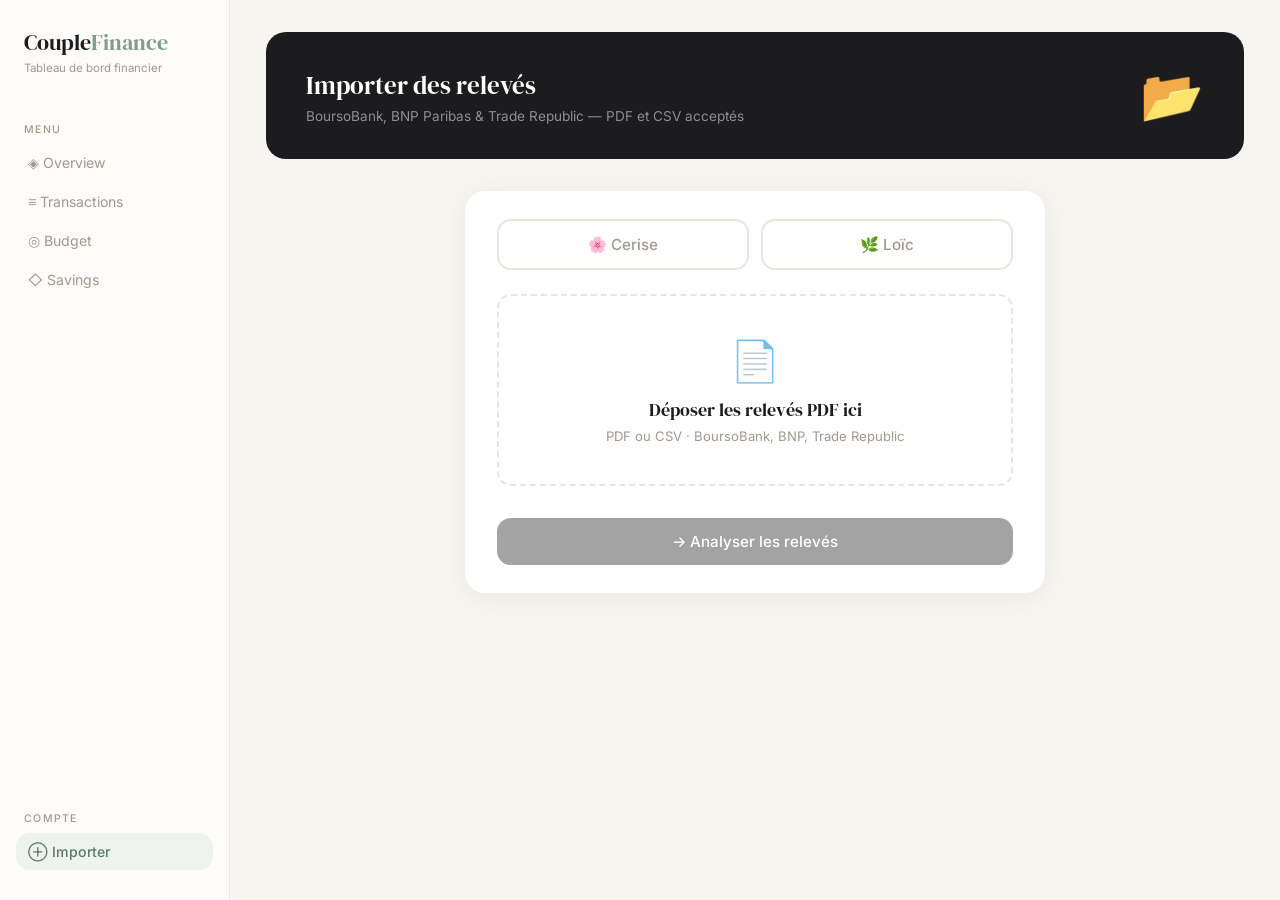
<file: templates/index.html>
<!DOCTYPE html>
<html lang="fr">
<head>
  <meta charset="UTF-8">
  <meta name="viewport" content="width=device-width, initial-scale=1.0">
  <title>CoupleFinance — Import</title>
  <link rel="preconnect" href="https://fonts.googleapis.com">
  <link rel="preconnect" href="https://fonts.gstatic.com" crossorigin>
  <link href="https://fonts.googleapis.com/css2?family=DM+Serif+Display&family=Inter:wght@300;400;500&display=swap" rel="stylesheet">
  <style>
    :root {
      --bg:        #F7F5F0;
      --white:     #FFFFFF;
      --dark:      #1C1C1E;
      --green:     #7C9E8A;
      --green-dim: #5A7A66;
      --green-lt:  #EEF3EF;
      --red:       #E07070;
      --border:    #EAE6DF;
      --muted:     #A0998E;
      --text:      #1C1C1E;
      --shadow:    0 4px 24px rgba(28,28,30,.06);
      --radius:    20px;
      --radius-sm: 14px;
    }

    * { box-sizing: border-box; margin: 0; padding: 0; }

    body {
      font-family: 'Inter', sans-serif;
      background: var(--bg);
      color: var(--text);
      min-height: 100vh;
      display: flex;
    }

    /* ── Sidebar ── */
    .sidebar {
      width: 230px;
      min-height: 100vh;
      background: #FDFCFA;
      border-right: 1px solid var(--border);
      display: flex;
      flex-direction: column;
      padding: 28px 16px;
      position: fixed;
      top: 0; left: 0; bottom: 0;
    }

    .logo { font-family: 'DM Serif Display', serif; font-size: 1.35rem; font-weight: 400; color: var(--dark); margin-bottom: 4px; padding: 0 8px; }
    .logo span { color: var(--green); }
    .logo-sub { font-size: .72rem; color: var(--muted); padding: 0 8px; margin-bottom: 32px; }
    .nav-section { font-size: .66rem; text-transform: uppercase; letter-spacing: .12em; color: var(--muted); padding: 0 8px; margin-bottom: 8px; margin-top: 16px; font-weight: 500; }

    .nav-item {
      display: flex; align-items: center; gap: 10px;
      padding: 10px 12px; border-radius: var(--radius-sm);
      font-size: .88rem; font-weight: 400; color: var(--muted);
      cursor: pointer; transition: all .18s; text-decoration: none; margin-bottom: 2px;
    }
    .nav-item:hover { background: var(--bg); color: var(--text); }
    .nav-item.active { background: var(--green-lt); color: var(--green-dim); font-weight: 500; }
    .nav-bottom { margin-top: auto; }

    /* ── Main ── */
    .main {
      margin-left: 230px;
      flex: 1;
      padding: 32px 36px;
      display: flex;
      flex-direction: column;
    }

    /* ── Hero ── */
    .hero {
      background: var(--dark);
      border-radius: var(--radius);
      padding: 32px 40px;
      margin-bottom: 32px;
      display: flex;
      align-items: center;
      justify-content: space-between;
    }

    .hero h1 { font-family: 'DM Serif Display', serif; font-size: 1.55rem; font-weight: 400; color: #fff; margin-bottom: 6px; }
    .hero p { font-size: .85rem; color: rgba(255,255,255,.5); }
    .hero-illo { font-size: 3.2rem; }

    /* ── Contenu centré ── */
    .content-wrap {
      max-width: 580px;
      margin: 0 auto;
      width: 100%;
    }

    /* ── Card ── */
    .card {
      background: var(--white);
      border-radius: var(--radius);
      padding: 28px 32px;
      box-shadow: var(--shadow);
    }

    /* ── Sélection personne ── */
    .person-grid {
      display: grid;
      grid-template-columns: 1fr 1fr;
      gap: 12px;
      margin-bottom: 24px;
    }

    .person-btn {
      padding: 14px;
      border: 2px solid var(--border);
      border-radius: var(--radius-sm);
      background: transparent;
      color: var(--muted);
      font-family: 'Inter', sans-serif;
      font-size: .95rem;
      font-weight: 500;
      cursor: pointer;
      transition: all .2s;
      display: flex;
      align-items: center;
      justify-content: center;
      gap: 8px;
    }

    .person-btn:hover { border-color: var(--green); color: var(--text); }
    .person-btn.active { border-color: var(--green); background: var(--green-lt); color: var(--green-dim); }

    /* ── Zone de drop ── */
    .drop-zone {
      border: 2px dashed var(--border);
      border-radius: var(--radius-sm);
      padding: 40px 24px;
      text-align: center;
      cursor: pointer;
      transition: all .25s;
      position: relative;
      margin-bottom: 16px;
    }

    .drop-zone:hover, .drop-zone.dragover { border-color: var(--green); background: var(--green-lt); }

    .drop-zone input[type="file"] {
      position: absolute; inset: 0; opacity: 0; cursor: pointer; width: 100%; height: 100%;
    }

    .drop-icon { font-size: 2.5rem; margin-bottom: 12px; }
    .drop-zone h3 { font-family: 'DM Serif Display', serif; font-size: 1.15rem; font-weight: 400; color: var(--text); margin-bottom: 6px; }
    .drop-zone p { font-size: .82rem; color: var(--muted); }

    /* ── Liste fichiers ── */
    #file-list { display: flex; flex-direction: column; gap: 8px; margin-bottom: 16px; }

    .file-item {
      display: flex; align-items: center; gap: 10px;
      padding: 10px 14px; background: var(--bg);
      border-radius: var(--radius-sm); font-size: .85rem;
    }

    .file-item .name { flex: 1; font-weight: 500; }
    .file-item .size { color: var(--muted); font-size: .78rem; }

    /* ── Bouton submit ── */
    .btn-submit {
      width: 100%; padding: 14px;
      background: var(--dark); color: #fff;
      border: none; border-radius: var(--radius-sm);
      font-family: 'Inter', sans-serif; font-size: .95rem; font-weight: 500;
      cursor: pointer; transition: background .2s;
      display: flex; align-items: center; justify-content: center; gap: 8px;
    }

    .btn-submit:hover:not(:disabled) { background: var(--green-dim); }
    .btn-submit:disabled { opacity: .4; cursor: not-allowed; }

    /* ── Erreur ── */
    .error-msg {
      padding: 10px 14px; background: #FDECEA;
      border: 1px solid #E9AEAE; border-radius: 10px;
      color: #8B3A3A; font-size: .82rem; margin-bottom: 12px; display: none;
    }

    /* ── Loader ── */
    .loader { display: none; flex-direction: column; align-items: center; gap: 10px; padding: 20px; color: var(--muted); font-size: .88rem; }
    .spinner { width: 32px; height: 32px; border: 3px solid var(--border); border-top-color: var(--green); border-radius: 50%; animation: spin .8s linear infinite; }
    @keyframes spin { to { transform: rotate(360deg); } }
  </style>
</head>
<body>

  <!-- Sidebar -->
  <aside class="sidebar">
    <div class="logo">Couple<span>Finance</span></div>
    <div class="logo-sub">Tableau de bord financier</div>
    <div class="nav-section">Menu</div>
    <a class="nav-item" href="/">◈ Overview</a>
    <a class="nav-item" href="/">≡ Transactions</a>
    <a class="nav-item" href="/">◎ Budget</a>
    <a class="nav-item" href="/">◇ Savings</a>
    <div class="nav-bottom">
      <div class="nav-section">Compte</div>
      <a class="nav-item active" href="/import">⊕ Importer</a>
    </div>
  </aside>

  <!-- Main -->
  <main class="main">

    <div class="hero">
      <div>
        <h1>Importer des relevés</h1>
        <p>BoursoBank, BNP Paribas & Trade Republic — PDF et CSV acceptés</p>
      </div>
      <div class="hero-illo">📂</div>
    </div>

    <div class="content-wrap">
      <div class="card">

        <!-- Sélection personne -->
        <div class="person-grid">
          <button class="person-btn" data-value="Cerise" onclick="selectPersonne(this)">
            🌸 Cerise
          </button>
          <button class="person-btn" data-value="Loïc" onclick="selectPersonne(this)">
            🌿 Loïc
          </button>
        </div>

        <!-- Drop zone -->
        <div class="drop-zone" id="drop-zone">
          <input type="file" id="file-input" multiple accept=".pdf,.csv" onchange="handleFiles(this.files)">
          <div class="drop-icon">📄</div>
          <h3>Déposer les relevés PDF ici</h3>
          <p>PDF ou CSV · BoursoBank, BNP, Trade Republic</p>
        </div>

        <!-- Fichiers sélectionnés -->
        <div id="file-list"></div>

        <!-- Erreur -->
        <div class="error-msg" id="error-msg"></div>

        <!-- Loader -->
        <div class="loader" id="loader">
          <div class="spinner"></div>
          <span>Extraction et catégorisation en cours…</span>
        </div>

        <!-- Submit -->
        <button class="btn-submit" id="btn-submit" onclick="submitUpload()" disabled>
          → Analyser les relevés
        </button>

      </div>
    </div>
  </main>

  <script>
    let selectedPersonne = null;
    let selectedFiles = [];

    function selectPersonne(btn) {
      document.querySelectorAll('.person-btn').forEach(b => b.classList.remove('active'));
      btn.classList.add('active');
      selectedPersonne = btn.dataset.value;
      updateSubmit();
    }

    function handleFiles(files) {
      selectedFiles = Array.from(files).filter(f => {
        const lower = f.name.toLowerCase();
        return lower.endsWith('.pdf') || lower.endsWith('.csv');
      });
      renderFiles();
      updateSubmit();
    }

    function renderFiles() {
      document.getElementById('file-list').innerHTML = selectedFiles.map(f => `
        <div class="file-item">
          <span>📑</span>
          <span class="name">${f.name}</span>
          <span class="size">${(f.size/1024).toFixed(0)} Ko</span>
        </div>
      `).join('');
    }

    function updateSubmit() {
      document.getElementById('btn-submit').disabled = !(selectedPersonne && selectedFiles.length > 0);
    }

    const dz = document.getElementById('drop-zone');
    dz.addEventListener('dragover', e => { e.preventDefault(); dz.classList.add('dragover'); });
    dz.addEventListener('dragleave', () => dz.classList.remove('dragover'));
    dz.addEventListener('drop', e => { e.preventDefault(); dz.classList.remove('dragover'); handleFiles(e.dataTransfer.files); });

    async function submitUpload() {
      if (!selectedPersonne || !selectedFiles.length) return;
      document.getElementById('loader').style.display = 'flex';
      document.getElementById('btn-submit').disabled = true;
      document.getElementById('error-msg').style.display = 'none';

      const fd = new FormData();
      fd.append('personne', selectedPersonne);
      selectedFiles.forEach(f => fd.append('pdfs', f));

      try {
        const res = await fetch('/upload', { method: 'POST', body: fd });
        const data = await res.json();
        if (data.success) {
          window.location.href = `/validate/${data.session_id}`;
        } else {
          showError(data.error || 'Erreur lors du traitement.');
        }
      } catch(e) {
        showError('Erreur réseau.');
      } finally {
        document.getElementById('loader').style.display = 'none';
        document.getElementById('btn-submit').disabled = false;
      }
    }

    function showError(msg) {
      const el = document.getElementById('error-msg');
      el.textContent = msg;
      el.style.display = 'block';
    }
  </script>
</body>
</html>
</file>
